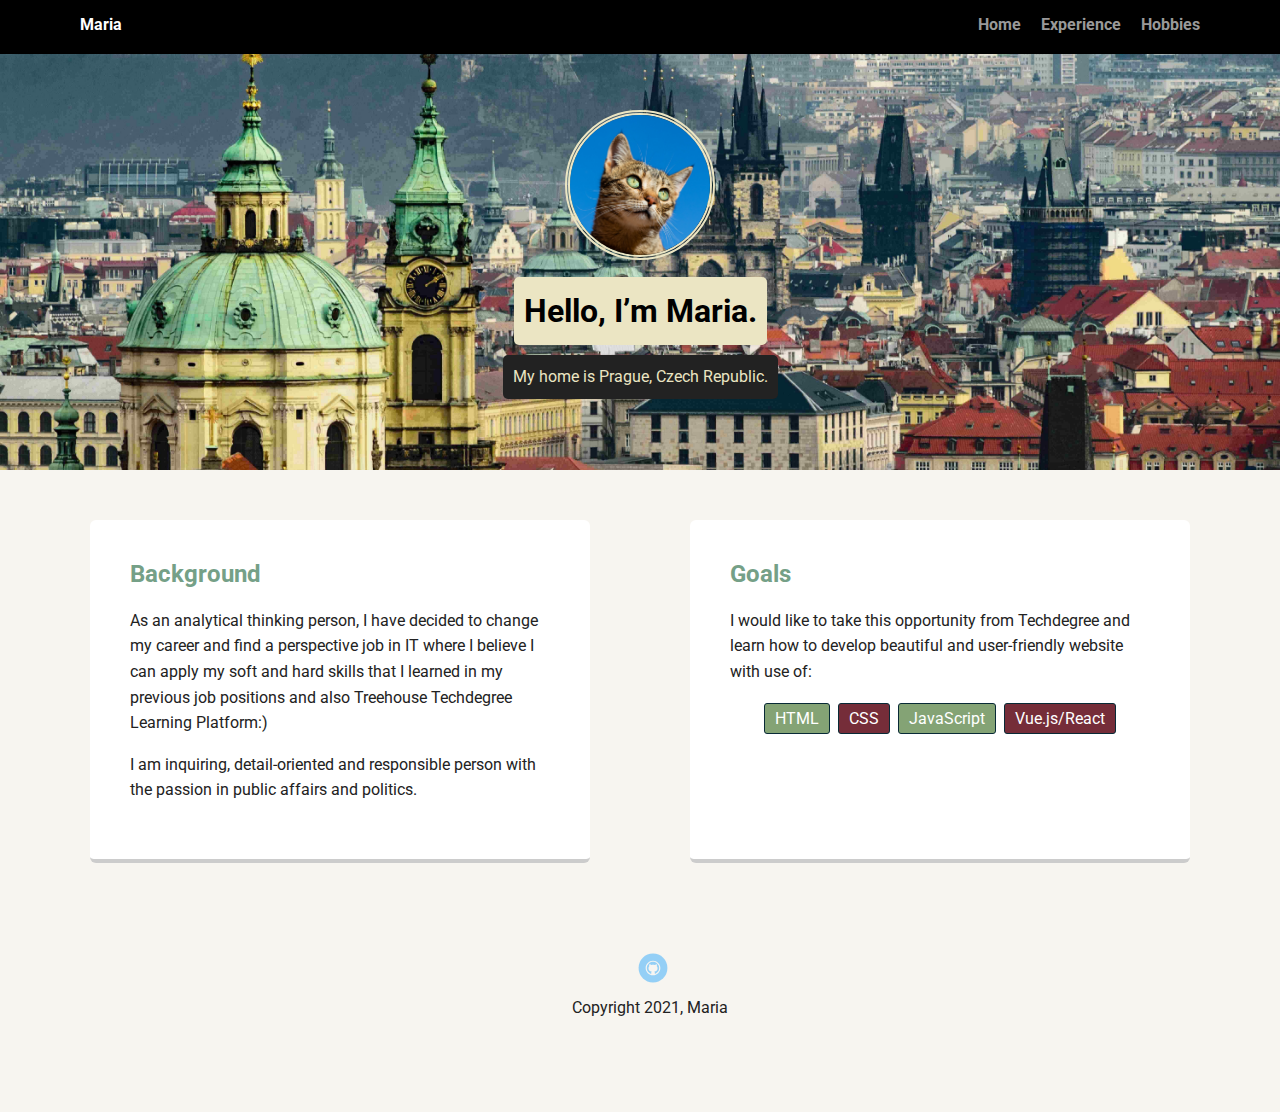
<file: index.html>
<!doctype html>
<html lang="en">
<head>
  <meta charset="utf-8">
  <title>Maria's Profile</title>
  <meta name="viewport" content="width=device-width, initial-scale=1.0">
  <link rel="stylesheet" href="styles.css">
  <link href="https://fonts.googleapis.com/css?family=Muli%7CRoboto:400,300,500,700,900" rel="stylesheet"></head>
<body>

  <nav class="main-nav">
    <ul class="nav">
      <li class="name">Maria</li>
      <li><a href="index.html">Home</a></li>
      <li><a href="experience.html">Experience</a></li>
      <li><a href="hobbies.html">Hobbies</a></li>
    </ul>
  </nav>

  <header>
    <img src="images/me-image.jpg" alt="Drawing of Maria" class="profile-image">
    <h1 class="tag name">Hello, I’m Maria.</h1>
    <p class="tag location">My home is Prague, Czech Republic.</p>
  </header>

  <main class="flex">
    <article class="card">
      <h2>Background</h2>
      <p>As an analytical thinking person, I have decided to change
        my career and find a perspective job in IT where I believe
        I can apply my soft and hard skills that I learned in my
        previous job positions and also Treehouse Techdegree Learning Platform:)</p>
      <p>I am inquiring, detail-oriented and responsible person with
        the passion in public affairs and politics.</p>
    </article> 

    <article class="card">
      <h2>Goals</h2>
      <p>I would like to take this opportunity from Techdegree and learn how to develop beautiful and user-friendly website with use of:</p>
      <ul class="skills">
        <li>HTML</li>
        <li>CSS</li>
        <li>JavaScript</li>
        <li>Vue.js/React</li>
      </ul>
    </article> 
  </main>

  <footer>
    <ul>
      <li><a href="https://github.com/kramaria" class="social github" target="_blank">Github</a></li>
    </ul>
    <p class="copyright">Copyright 2021, Maria</p>
  </footer>
</body>
</html>
</file>
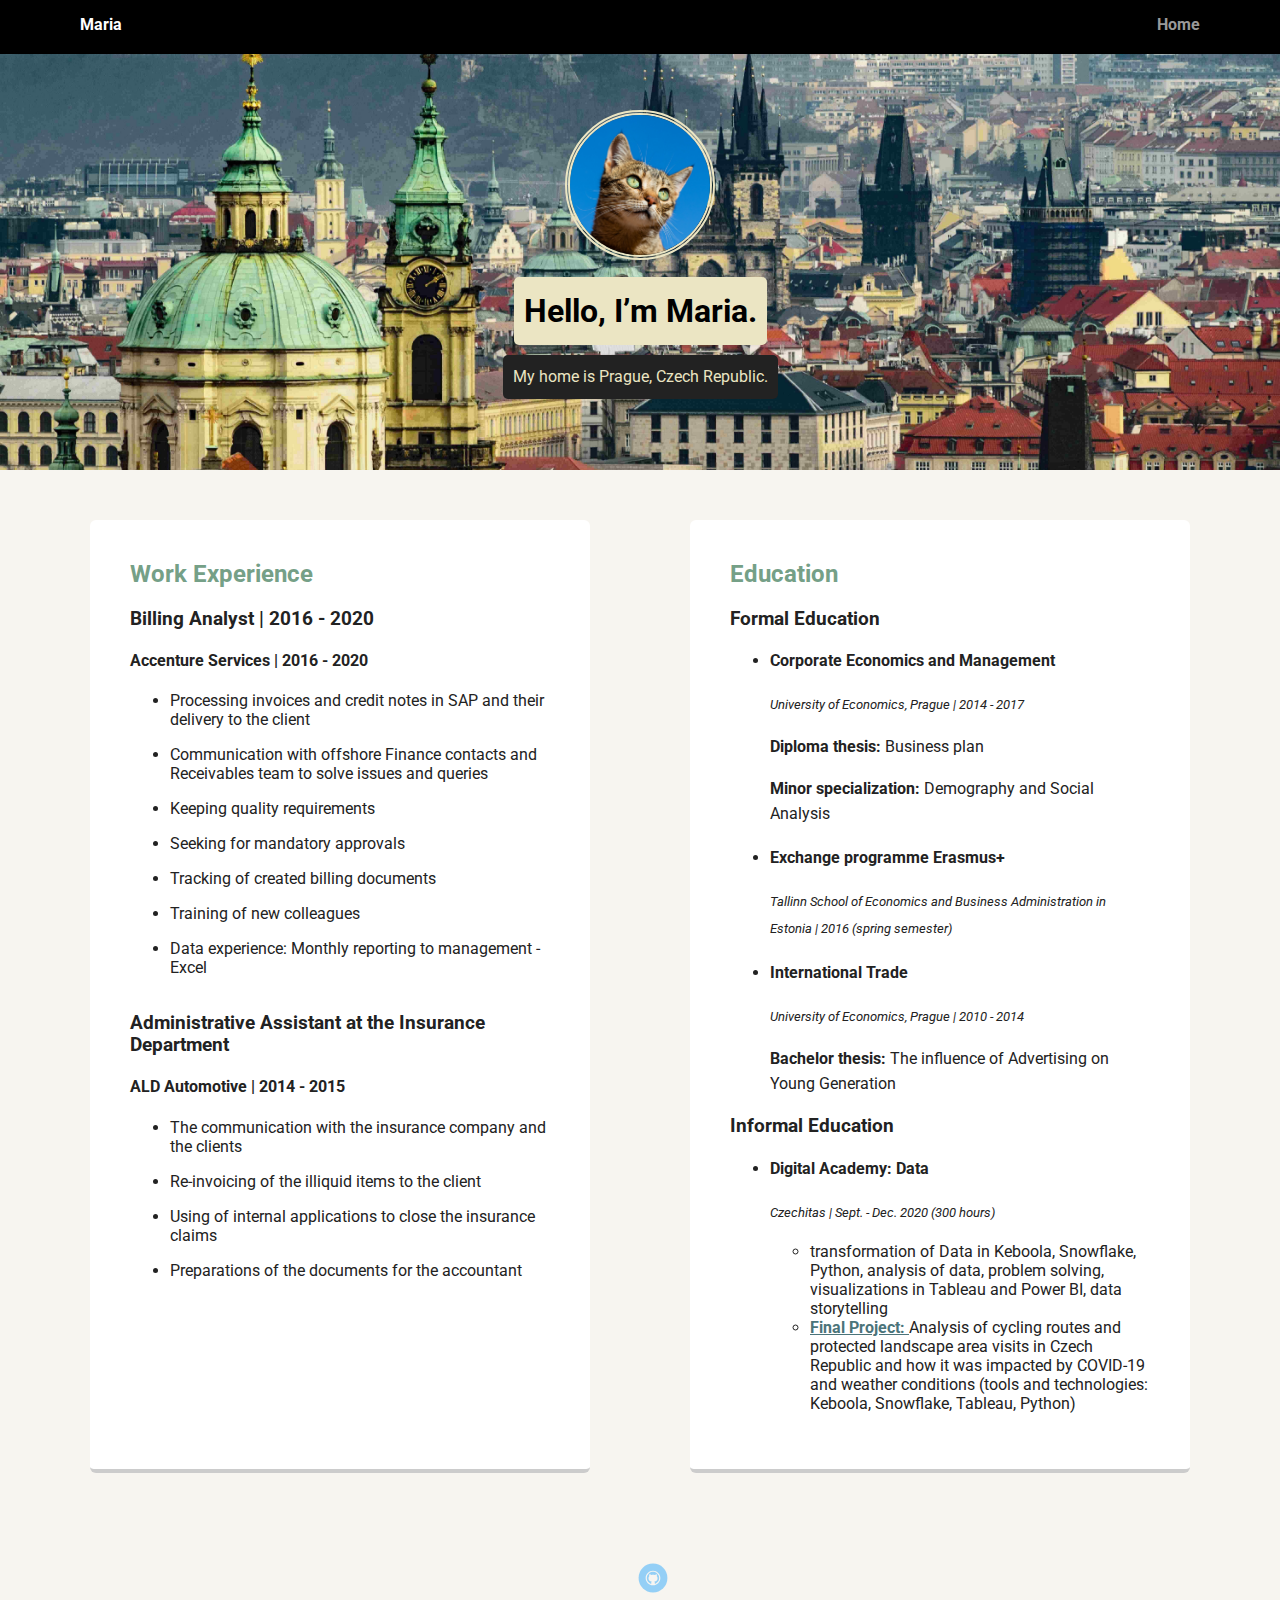
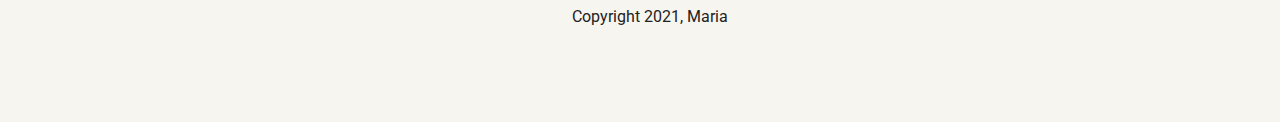
<file: experience.html>
<!DOCTYPE html>
<html lang="en">
<head>
  <meta charset="UTF-8">
  <title>Maria's experience</title>
  <meta http-equiv="X-UA-Compatible" content="IE=edge">
  <meta name="viewport" content="width=device-width, initial-scale=1.0">
  <link rel="stylesheet" href="styles.css">
  <link href="https://fonts.googleapis.com/css?family=Muli%7CRoboto:400,300,500,700,900" rel="stylesheet">
</head>
<body>
  <nav class="main-nav">
    <ul class="nav">
      <li class="name">Maria</li>
      <li><a href="index.html">Home</a></li>
    </ul>
  </nav>

  <header>
    <img src="images/me-image.jpg" alt="Drawing of Maria" class="profile-image">
      <h1 class="tag name">Hello, I’m Maria.</h1>
      <p class="tag location">My home is Prague, Czech Republic.</p>
  </header>
  <main class="flex">
    <article class="card">
      <h2>Work Experience</h2>
      <h3>Billing Analyst | 2016 - 2020</h3>
      <h4>Accenture Services | 2016 - 2020</h4>
      <ul class="billing-analyst">
        <li>Processing invoices and credit notes in SAP and their delivery to the client</li>
        <li>Communication with offshore Finance contacts and Receivables team to solve issues and queries</li>
        <li>Keeping quality requirements</li>
        <li>Seeking for mandatory approvals</li>
        <li>Tracking of created billing documents</li>
        <li>Training of new colleagues</li>
        <li>Data experience: Monthly reporting to management - Excel</li>
      </ul>
      <h3>Administrative Assistant at the Insurance Department</h3>
      <h4>ALD Automotive | 2014 - 2015</h4>
      <ul class="administrative-assistant">
        <li>The communication with the insurance company and the clients</li>
        <li>Re-invoicing of the illiquid items to the client</li>
        <li>Using of internal applications to close the insurance claims</li>
        <li>Preparations of the documents for the accountant</li>
      </ul>
    </article> 

    <article class="card">
      <h2>Education</h2>
      <h3>Formal Education</h3>
      <ul class="my-formaleducation">
        <li>
          <h4>Corporate Economics and Management</h4>
          <p><em><small>University of Economics, Prague | 2014 - 2017</small></em></p>
          <p><strong>Diploma thesis:</strong> Business plan</p>
          <p><strong>Minor specialization:</strong> Demography and Social Analysis</p>
        </li>

        <li>
          <h4>Exchange programme Erasmus+</h4>
          <p><em><small>Tallinn School of Economics and Business Administration in Estonia | 2016 (spring semester)</small></em></p>
        </li>

        <li>
          <h4>International Trade</h4>
          <p><em><small>University of Economics, Prague | 2010 - 2014</small></em></p>
          <p><strong>Bachelor thesis:</strong> The influence of Advertising on Young Generation</p>
        </li>
      </ul>
      <h3>Informal Education</h3>
      <ul class="my-informaleducation">
        <li>
          <h4>Digital Academy: Data</h4>
          <p><em><small>Czechitas | Sept. - Dec. 2020 (300 hours)</small></em></p>
          <ul>
            <li>transformation of Data in Keboola, Snowflake, Python, analysis of data, problem solving, visualizations in Tableau and Power BI, data storytelling</li>
            <li><a href="https://bit.ly/dadpp2020projekt09" target="_blank" class="a-project"><strong>Final Project: </strong></a>Analysis of cycling routes and protected landscape area visits in Czech Republic and how it was impacted by COVID-19 and weather conditions (tools and technologies: Keboola, Snowflake, Tableau, Python)
            <a href=""></a>
            </li>
          </ul>
        </li>
      </ul>
    </article>
  </main>

  <footer>
    <ul>
      <li><a href="https://github.com/kramaria" class="social github" target="_blank">Github</a></li>
    </ul>
    <p class="copyright">Copyright 2021, Maria</p>
  </footer>
  
</body>
</html>
</file>
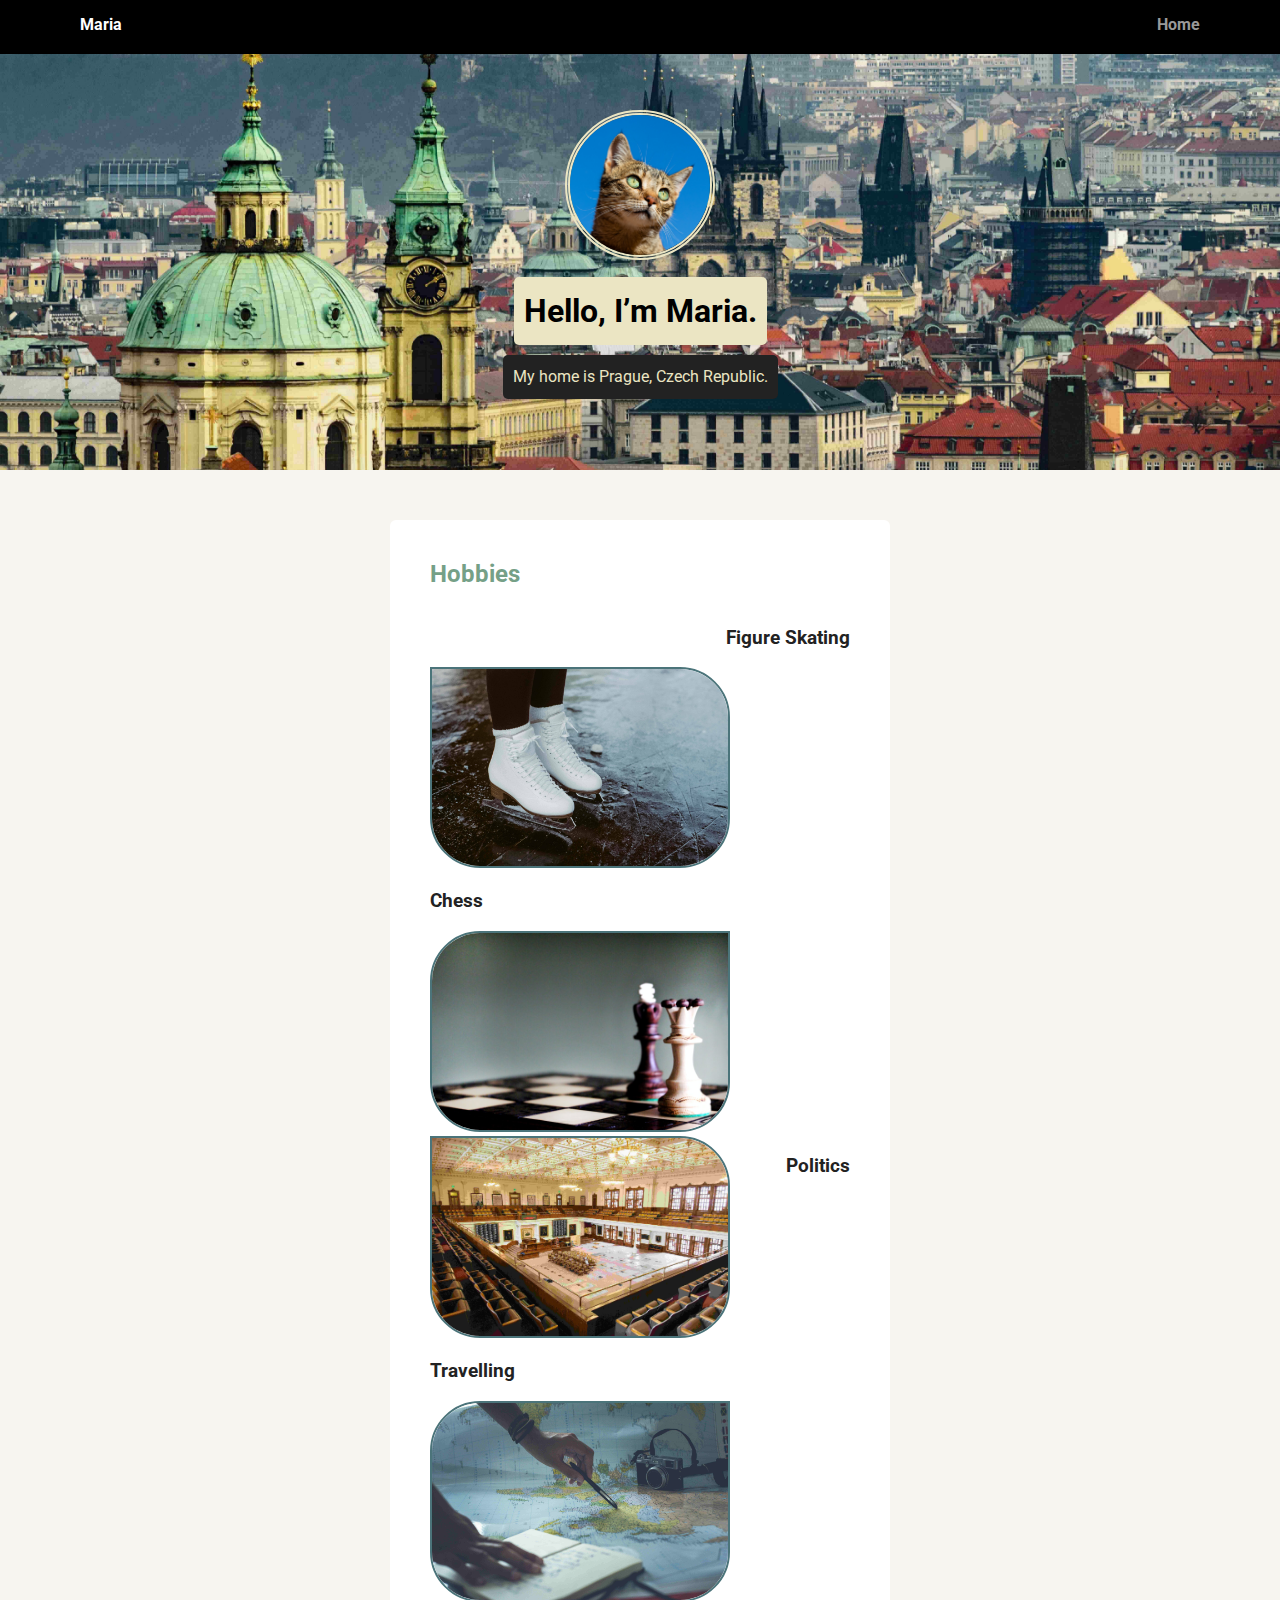
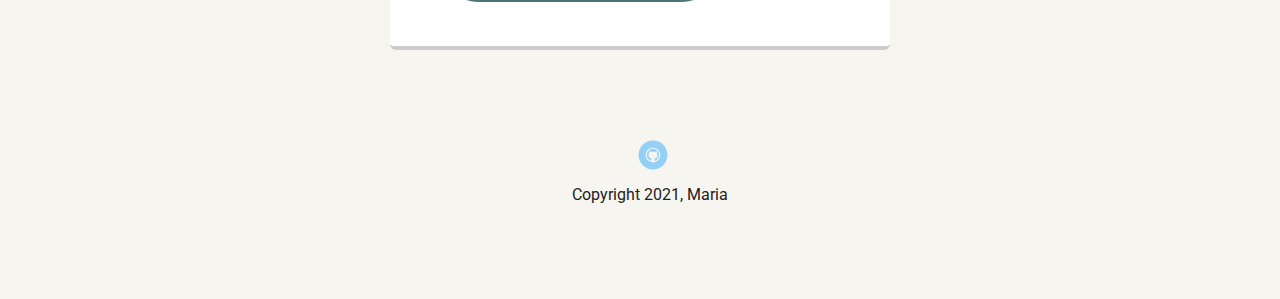
<file: hobbies.html>
<!DOCTYPE html>
<html lang="en">
<head>
  <meta charset="UTF-8">
  <title>Maria's hobbies</title>
  <meta http-equiv="X-UA-Compatible" content="IE=edge">
  <meta name="viewport" content="width=device-width, initial-scale=1.0">
  <link rel="stylesheet" href="styles.css">
  <link href="https://fonts.googleapis.com/css?family=Muli%7CRoboto:400,300,500,700,900" rel="stylesheet">
</head>
<body>
  <nav class="main-nav">
    <ul class="nav">
      <li class="name">Maria</li>
      <li><a href="index.html">Home</a></li>
    </ul>
  </nav>

  <header>
    <img src="images/me-image.jpg" alt="Drawing of Maria" class="profile-image">
    <h1 class="tag name">Hello, I’m Maria.</h1>
    <p class="tag location">My home is Prague, Czech Republic.</p>
  </header>

  <main class="flex">
    <article class="card">
      <h2>Hobbies</h2>
      <div class="figure-skating">
        <h3>Figure Skating</h3>
        <img class="hobby-image figure-image" src="images/figure-skating-image.jpg" alt="Figure skating">
      </div>
      <div class="chess">
        <h3>Chess</h3>
        <img class="hobby-image chess-image" src="images/chess-image.jpg" alt="Chess">
      </div>
      <div class="politics">
        <h3>Politics</h3>
        <img src="images/politics-image.jpg" alt="" class="hobby-image politics-image">
      </div>
      <div class="travelling">
        <h3>Travelling</h3>
        <img class="hobby-image travelling-image" src="images/travelling-image.jpg" alt="Travelling">
      </div>
    </article> 


  </main>
  <footer>
    <ul>
      <li><a href="https://github.com/kramaria" class="social github" target="_blank">Github</a></li>
    </ul>
    <p class="copyright">Copyright 2021, Maria</p>
  </footer>
</body>
</html>
</file>
<file: styles.css>
/* Global Layout Set-up */
* { 
  box-sizing: border-box;
}
  
body {
  margin: 0;
  padding: 0;
  text-align: center;
  font-family: 'Roboto', sans-serif;
  color: #222;
  background: #f7f5f0;
}
/* Link Styles */

.nav a {
  text-decoration: none;
  color: #999;
}
a:hover {
  color: #752D39;
}

/* Section Styles */

.main-nav {
  width: 100%;
  background: black;
  min-height: 30px;
  padding: 10px;
  position: fixed;
  text-align: center;
}
.nav {
  display: flex;
  justify-content: space-around;
  font-weight: 700;
  list-style-type: none;
  margin: 0 auto;
  padding: 0;
}

.nav .name {
    display: block;
    margin-right: auto;
    color: white;
}
.nav li {
  padding: 5px 10px 10px 10px;
}
.nav a {
  transition: all .5s;
}
.nav a:hover {
  color: white
}

header {
  text-align: center;
  background: url('images/city-image.jpg') no-repeat top center ;
  background-size: cover;
  overflow: hidden;
  padding-top: 60px;
}
header {
  line-height: 1.5;
}
header .profile-image {
  margin-top: 50px;
  width: 150px;
  height: 150px;
  border-radius: 50%;
  border: thick double #EBE5C3;
  transition: all .5s;
}
header .profile-image:hover {
  transform: scale(1.15) rotate(3deg) translate(10%, -5%);
}
.tag {
  background-color: #EBE5C3;
  color: black;
  padding: 10px;
  border-radius: 5px;
  display: table;
  margin: 10px auto;
} 
.location {
  background-color: #222;
  color: #EBE5C3;
}

.card:hover {
  border-color: #752D39;
}

ul.skills {
  padding: 0;
  text-align: center;
}

.skills li {
  border-radius: 3px;
  display: inline-block;
  background: #752d39;
  color: white;
  padding: 5px 10px;
  margin: 2px;
  border: .5px solid #082A36;
}

.skills li:nth-child(odd) {
  background: #84a375;
}

footer {
  width: 100%;
  min-height: 30px;
  padding: 20px 0 40px 20px;
}

footer .copyright {
  top: -8px;
  font-size: .75em;
}

footer ul {
  list-style-type: none;
  margin: 0;
  padding: 0;
}

footer ul li {
  display: inline-block;
}

a.social {
  display: inline-block;
  text-indent: -9999px;
  margin-left: 5px;
  width: 30px;
  height: 30px;
  background-size: 30px 30px;
  opacity: .4;
  transition: all .5s;
}
a.twitter {
  background-image: url(images/twitter.svg);
}
a.linkedin {
  background-image: url(images/linkedin.svg);
}
a.github {
  background-image: url(images/github.svg);
}
a.social:hover {
  opacity: 1;
}
.clearfix {
  clear: both;
}

/* Styles for larger screens */
@media screen and (min-width: 720px) {
  
  .flex {
      display: -ms-flexbox;      /* TWEENER - IE 10 */
      display: flex; 
      max-width: 1200px;
      -ms-flex-pack: distribute;
      justify-content: space-around;
      margin: 0 auto;
  }

  header {
    min-height: 470px;
  }

  .nav {
    max-width: 1200px;
    padding: 0 30px;
  }


  main {
    padding-top: 20px;
  }

  main p {
    line-height: 1.6em;
  }

  footer {
    font-size: 1.3em;
    max-width: 1200px;
    margin: 40px auto;
  }

}

.billing-analyst li,
.administrative-assistant li {
  padding-bottom: 16px;
}

h2 {
  color: #75A087
}

.a-project {
  color: #4b747a
}

.hobby-image {
  width:300px;
  border: 2px solid #4b747a;
}

.figure-image,
.politics-image {
  border-radius: 0 50px 50px 50px; 
}

.chess-image, 
.travelling-image {
  border-radius: 50px 0px 50px 50px;
}

.figure-skating h3, 
.politics h3 {
 float: right;
}

.card {
  margin: 30px;
  padding: 20px 40px 40px;
  max-width: 500px;
  text-align: left;
  background: #fff;
  border-bottom: 4px solid #ccc;
  border-radius: 6px;
  transition: all .2s;
}
</file>
